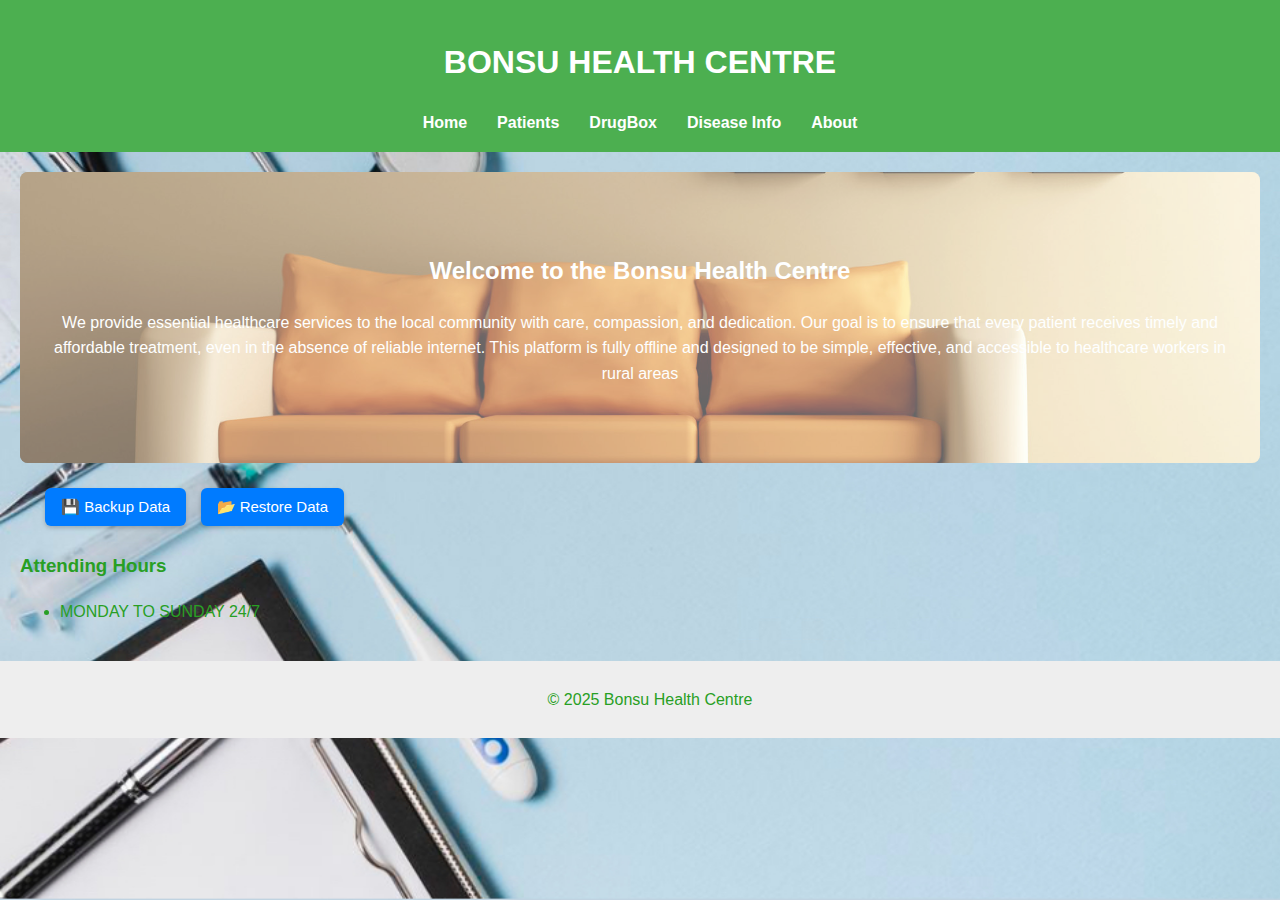
<file: index.html>
<!-- index.html -->
<!DOCTYPE html>
<html lang="en">
<head>
  <meta charset="UTF-8" />
  <meta name="viewport" content="width=device-width, initial-scale=1.0"/>
  <title>BONSU HEALTH CENTRE</title>
  <link rel="stylesheet" href="styles.css" />
</head>
<body>
  <header>
    <h1>BONSU HEALTH CENTRE</h1>
    <nav>
      <ul>
        <li><a href="index.html">Home</a></li>
        <li><a href="index2.html">Patients</a></li>
        <li><a href="index3.html">DrugBox</a></li>
        <li><a href="index4.html">Disease Info</a></li>
        <li><a href="index5.html">About</a></li>
      </ul>
    </nav>

  <style>
.backup-btn, .restore-btn {
    background-color: #007BFF; /* Blue color */
    color: white;
    border: none;
    padding: 10px 16px;
    margin: 5px;
    border-radius: 6px;
    font-size: 15px;
    cursor: pointer;
    display: inline-flex;
    align-items: center;
    gap: 8px;
    box-shadow: 0px 2px 4px rgba(0,0,0,0.2);
    transition: background-color 0.3s ease, transform 0.1s ease;
}
.backup-btn:hover, .restore-btn:hover {
    background-color: #0056b3;
}
.backup-btn:active, .restore-btn:active {
    transform: scale(0.98);
}
.backup-btn img, .restore-btn img {
    width: 18px;
    height: 18px;
}
</style>

  </header>

  <main>
    <section class="welcome">
      <h2>Welcome to the Bonsu Health Centre</h2>
      <p> We provide essential healthcare services to the local community with care, compassion, and dedication. Our goal is to ensure that every patient receives timely and affordable treatment, even in the absence of reliable internet. This platform is fully offline and designed to be simple, effective, and accessible to healthcare workers in rural areas</p>
    </section>


    <!-- Place these on your homepage -->
<div style="margin:20px;">
    <button id="backupBtn" class="backup-btn">💾 Backup Data</button>
    <input type="file" id="restoreFile" accept=".json" style="display:none;">
    <button id="restoreBtn" class="restore-btn">📂 Restore Data</button>
</div>

<script>
// ====== BACKUP FUNCTION ======
async function exportDatabase(dbName) {
    return new Promise((resolve, reject) => {
        const request = indexedDB.open(dbName);
        request.onerror = () => reject(request.error);
        request.onsuccess = () => {
            const db = request.result;
            const storeNames = Array.from(db.objectStoreNames);
            const transaction = db.transaction(storeNames, 'readonly');

            let data = {};
            let pendingStores = storeNames.length;

            storeNames.forEach(storeName => {
                const store = transaction.objectStore(storeName);
                const getAllRequest = store.getAll();

                getAllRequest.onsuccess = () => {
                    data[storeName] = getAllRequest.result;
                    pendingStores--;
                    if (pendingStores === 0) resolve(data);
                };
                getAllRequest.onerror = () => reject(getAllRequest.error);
            });
        };
    });
}

async function exportAllDatabases() {
    const databases = ['DrugDB', 'PatientDB']; // Your DB names
    let allData = {};

    for (let dbName of databases) {
        allData[dbName] = await exportDatabase(dbName);
    }

    return allData;
}

function downloadJSON(data, filename) {
    const jsonStr = JSON.stringify(data, null, 2);
    const blob = new Blob([jsonStr], { type: 'application/json' });
    const url = URL.createObjectURL(blob);

    const a = document.createElement('a');
    a.href = url;
    a.download = filename;
    a.click();

    URL.revokeObjectURL(url);
}

document.getElementById('backupBtn').addEventListener('click', async () => {
    try {
        const allData = await exportAllDatabases();
        const timestamp = new Date().toISOString().replace(/[:.]/g, '-');
        downloadJSON(allData, `backup-${timestamp}.json`);
        alert('Backup complete!');
    } catch (error) {
        console.error('Backup failed', error);
        alert('Backup failed. Check console for details.');
    }
});

// ====== RESTORE FUNCTION ======
function importDatabase(dbName, storeData) {
    return new Promise((resolve, reject) => {
        const request = indexedDB.open(dbName);
        request.onerror = () => reject(request.error);
        request.onsuccess = () => {
            const db = request.result;
            const transaction = db.transaction(Object.keys(storeData), 'readwrite');

            Object.keys(storeData).forEach(storeName => {
                const store = transaction.objectStore(storeName);
                storeData[storeName].forEach(record => {
                    store.put(record);
                });
            });

            transaction.oncomplete = () => resolve();
            transaction.onerror = () => reject(transaction.error);
        };
    });
}

async function importAllDatabases(allData) {
    for (let dbName of Object.keys(allData)) {
        await importDatabase(dbName, allData[dbName]);
    }
}

document.getElementById('restoreBtn').addEventListener('click', () => {
    document.getElementById('restoreFile').click();
});

document.getElementById('restoreFile').addEventListener('change', async (event) => {
    const file = event.target.files[0];
    if (!file) return;

    try {
        const text = await file.text();
        const jsonData = JSON.parse(text);
        await importAllDatabases(jsonData);
        alert('Restore complete!');
    } catch (error) {
        console.error('Restore failed', error);
        alert('Restore failed. Check console for details.');
    }
});
</script>


    <section class="hours">
      <h3>Attending Hours</h3>
      <ul>
        <li>MONDAY TO SUNDAY 24/7</li>
      </ul>
    </section>
  </main>

  <footer>
    <p>&copy; 2025 Bonsu Health Centre</p>
  </footer>
</body>
</html>
</file>
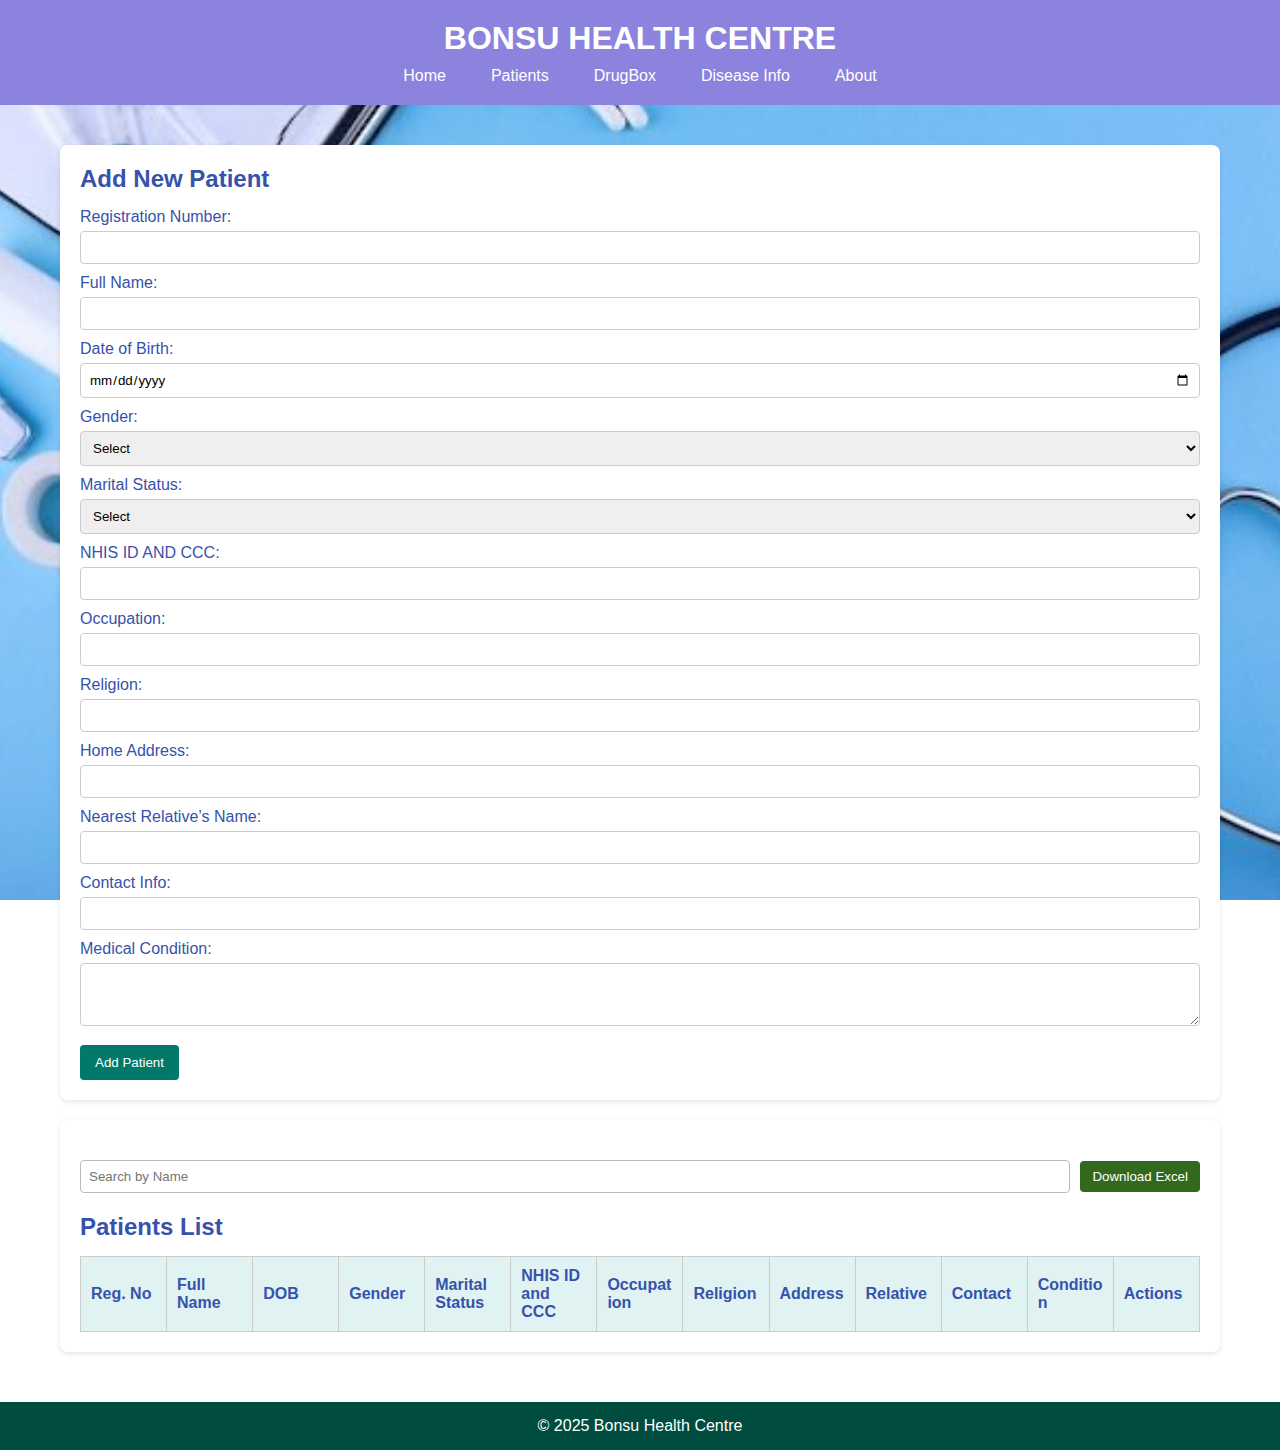
<file: index2.html>
<!DOCTYPE html>
<html lang="en">
<head>
  <meta charset="UTF-8" />
  <meta name="viewport" content="width=device-width, initial-scale=1.0" />
  <title>Patients Records - BONSU HEALTH CENTRE</title>
  <link rel="stylesheet" href="styles2.css" />
</head>
<body>
  <header>
    <h1>BONSU HEALTH CENTRE</h1>
    <nav>
      <ul>
        <li><a href="index.html">Home</a></li>
        <li><a href="index2.html">Patients</a></li>
        <li><a href="index3.html">DrugBox</a></li>
        <li><a href="index4.html">Disease Info</a></li>
        <li><a href="index5.html">About</a></li>
      </ul>
    </nav>
  </header>

  <main>
    <section class="patient-form">
      <h2>Add New Patient</h2>
      <form id="patientForm">
        <label for="regNumber">Registration Number:</label>
        <input type="text" id="regNumber" required>

        <label for="fullName">Full Name:</label>
        <input type="text" id="fullName" required>

        <label for="dob">Date of Birth:</label>
        <input type="date" id="dob" required>

        <label for="Gender"> Gender:</label>
        <select id="gender" required>
          <option value="">Select</option>
          <option value="male">Male</option>
           <option value="female">Female</option>
        </select>   

        <label for="maritalStatus">Marital Status:</label>
        <select id="maritalStatus" required>
          <option value="">Select</option>
          <option value="Single">Single</option>
          <option value="Married">Married</option>
          <option value="Divorced">Divorced</option>
          <option value="Widowed">Widowed</option>
        </select>

        <label for="nhisId">NHIS ID AND CCC:</label>
        <input type="text" id="nhisId" required>

        <label for="occupation">Occupation:</label>
        <input type="text" id="occupation" required>

        <label for="religion">Religion:</label>
        <input type="text" id="religion" required>

        <label for="address">Home Address:</label>
        <input type="text" id="address" required>

        <label for="relativeName">Nearest Relative’s Name:</label>
        <input type="text" id="relativeName" required>

        <label for="contact">Contact Info:</label>
        <input type="tel" id="contact" required>

        <label for="condition">Medical Condition:</label>
        <textarea id="condition" rows="3" required></textarea>

        <button type="submit">Add Patient</button>
      </form>
    </section>

    <section class="patient-records">
      <h2>Patients List</h2>
      <div id="searchContainer">
       
      </div>
      <table id="patientTable">
        <thead>
          <tr>
            <th>Reg. No</th>
            <th>Full Name</th>
            <th>DOB</th>
            <th>Gender</th>
            <th>Marital Status</th>
            <th>NHIS ID and CCC</th>
            <th>Occupation</th>
            <th>Religion</th>
            <th>Address</th>
            <th>Relative</th>
            <th>Contact</th>
            <th>Condition</th>
            <th>Actions</th>
          </tr>
        </thead>
        <tbody>
          <!-- Dynamic Content -->
        </tbody>
      </table>
    </section>
  </main>

  <footer>
    <p>&copy; 2025 Bonsu Health Centre</p>
  </footer>

  <script src="script2.js"></script>
</body>
</html>
</file>
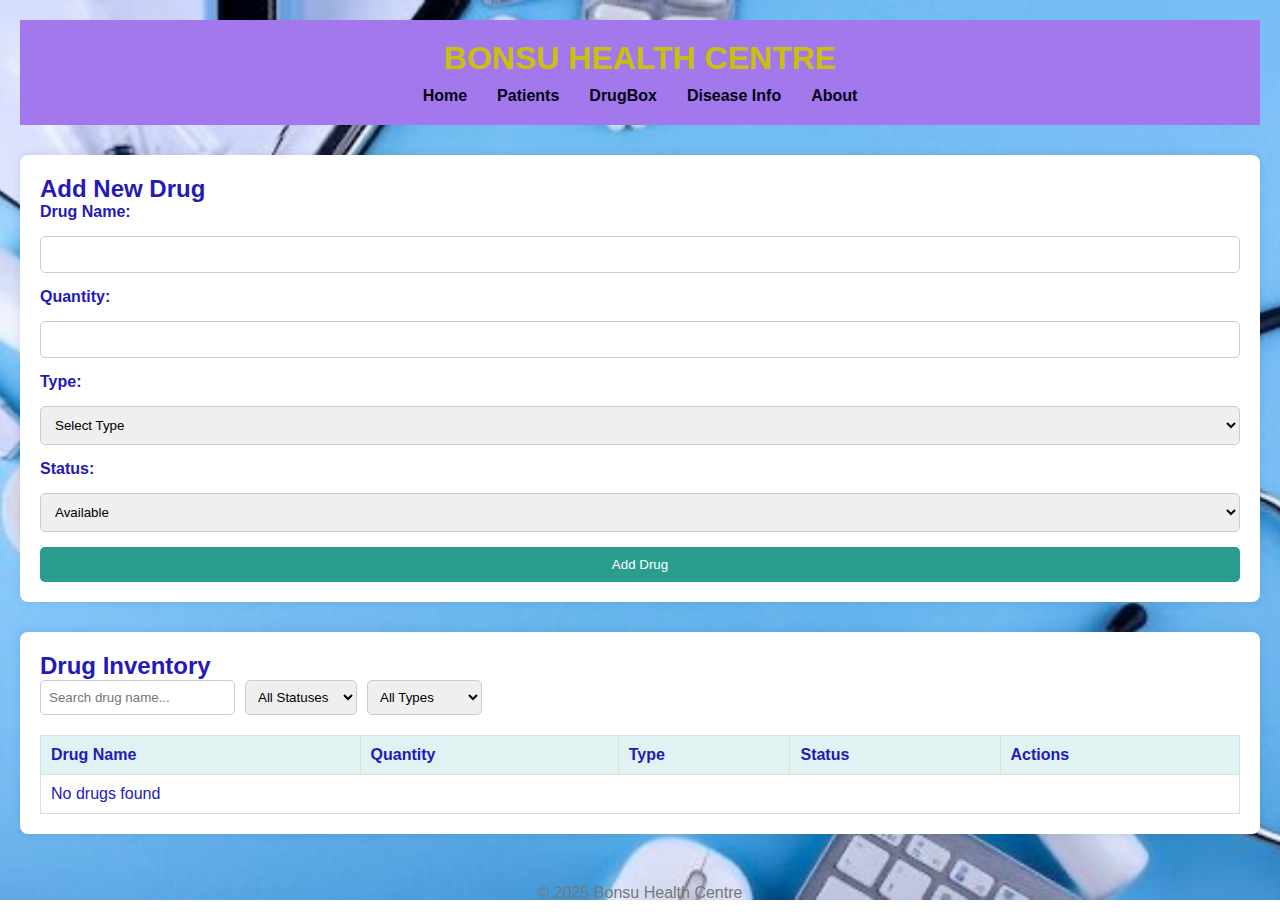
<file: index3.html>
<!DOCTYPE html>
<html lang="en">
<head>
  <meta charset="UTF-8" />
  <meta name="viewport" content="width=device-width, initial-scale=1.0"/>
  <title>DrugBox - BONSU HEALTH CENTRE</title>
  <link rel="stylesheet" href="styles3.css" />
</head>
<body>
  <header>
    <h1>BONSU HEALTH CENTRE</h1>
    <nav>
      <ul>
        <li><a href="index.html">Home</a></li>
        <li><a href="index2.html">Patients</a></li>
        <li><a href="index2.html">DrugBox</a></li>
        <li><a href="index4.html">Disease Info</a></li>
        <li><a href="index5.html">About</a></li>
      </ul>
    </nav>
  </header>

  <main>
    <section class="drug-form">
      <h2>Add New Drug</h2>
      <form id="drugForm">
        <label for="drugName">Drug Name:</label>
        <input type="text" id="drugName" required />

        <label for="quantity">Quantity:</label>
        <input type="number" id="quantity" required />

        <label for="type">Type:</label>
        <select id="type" required>
          <option value="">Select Type</option>
          <option value="Tablet">Tablet</option>
          <option value="Syrup">Syrup</option>
          <option value="Capsule">Capsule</option>
          <option value="Injection">Injection</option>
          <option value="Ointment">Ointment</option>
          <option value="ENY drops">ENY drops</option>
          <option value="Suspensions">Suspensions</option>
          <option value="Suppository">Suppository</option>
          <option value="Pessaries">Pessaries</option>
        </select>

        <label for="status">Status:</label>
        <select id="status" required>
          <option value="Available">Available</option>
          <option value="Out of Stock">Out of Stock</option>
        </select>

        <button type="submit">Add Drug</button>
      </form>
    </section>

    <section class="drug-controls">
      <h2>Drug Inventory</h2>

      <div class="filters">
        <input type="text" id="drugSearch" placeholder="Search drug name..." />

        <select id="filterStatus">
          <option value="">All Statuses</option>
          <option value="Available">Available</option>
          <option value="Out of Stock">Out of Stock</option>
        </select>

        <select id="filterType">
          <option value="">All Types</option>
          <option value="Tablet">Tablet</option>
          <option value="Syrup">Syrup</option>
          <option value="Capsule">Capsule</option>
          <option value="Injection">Injection</option>
          <option value="Ointment">Ointment</option>
          <option value="ENY drops">ENY drops</option>
          <option value="Suspensions">Suspensions</option>
          <option value="Suppository">Suppository</option>
          <option value="Pessaries">Pessaries</option>
        </select>
      </div>

      <table id="drugTable">
        <thead>
          <tr>
            <th>Drug Name</th>
            <th>Quantity</th>
            <th>Type</th>
            <th>Status</th>
            <th>Actions</th>
          </tr>
        </thead>
        <tbody>
          <!-- JS injects rows here -->
        </tbody>
      </table>
    </section>
  </main>

  <footer>
    <p>&copy; 2025 Bonsu Health Centre</p>
  </footer>

  <script src="script3.js"></script>
</body>
</html>
</file>
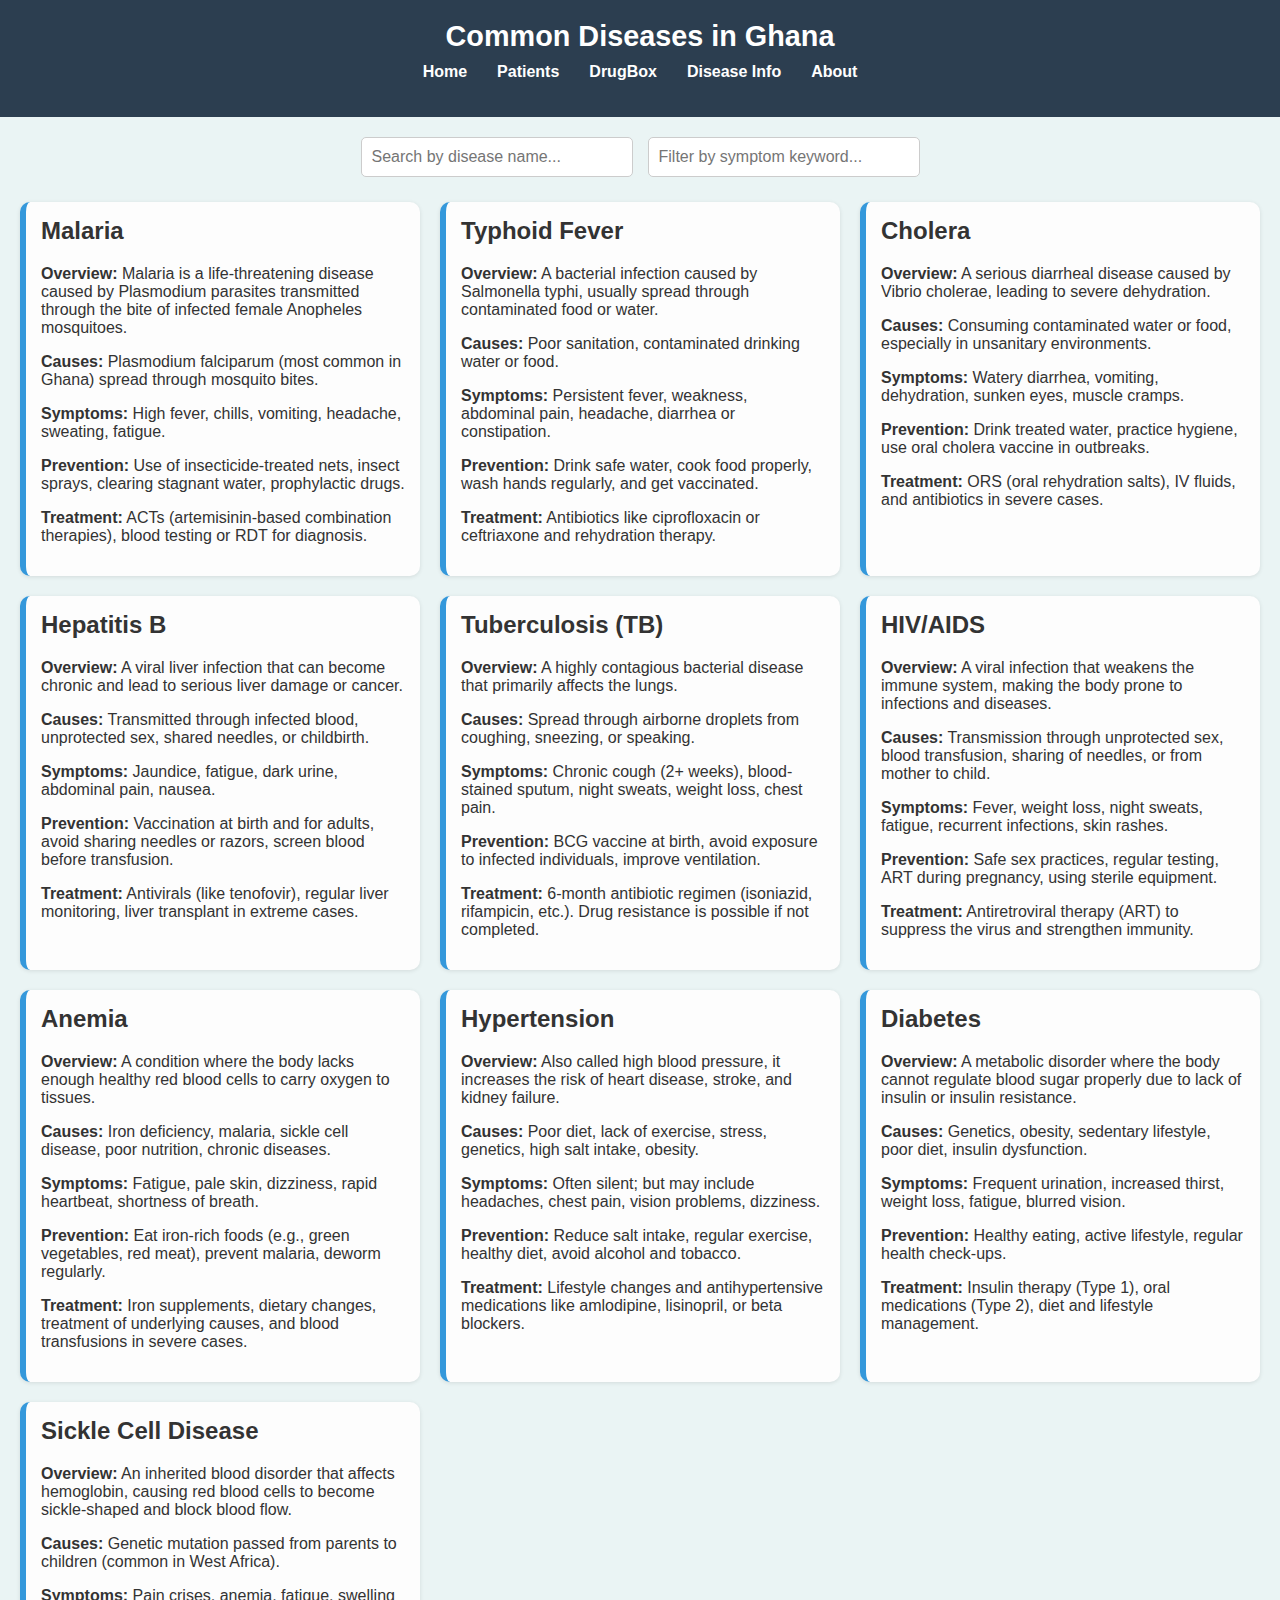
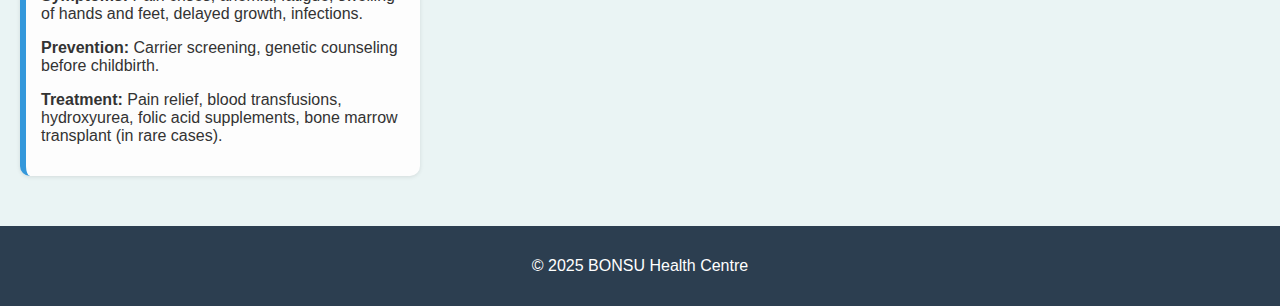
<file: index4.html>
<!DOCTYPE html>
<html lang="en">
<head>
  <meta charset="UTF-8" />
  <meta name="viewport" content="width=device-width, initial-scale=1.0"/>
  <title>Disease Info - BONSU HEALTH CENTRE</title>
  <link rel="stylesheet" href="styles4.css" />
</head>
<body>
  <header>
    <h1>Common Diseases in Ghana</h1>
    <nav>
      <ul>
        <li><a href="index.html">Home</a></li>
        <li><a href="index2.html">Patients</a></li>
        <li><a href="index3.html">DrugBox</a></li>
        <li><a href="index4.html">Disease Info</a></li>
        <li><a href="index5.html">About</a></li>
      </ul>
    </nav>
  </header>

  <main>
  <section class="disease-controls">
    <input type="text" id="searchInput" placeholder="Search by disease name..." />
    <input type="text" id="symptomFilter" placeholder="Filter by symptom keyword..." />
  </section>

  <section id="diseaseContainer">
    <!-- Disease cards will be inserted here -->
  </section>
</main>


  <footer>
    <p>&copy; 2025 BONSU Health Centre</p>
  </footer>

  <script src="script4.js"></script>
</body>
</html>
</file>
<file: styles.css>
/* style.css */
body {
  font-family: Arial, sans-serif;
  line-height: 1.6;
  margin: 0;
  padding: 0;
   background-image: url('image.PNG');
  background-size: cover;
  background-position: center;
  background-repeat: no-repeat;
  background-attachment: fixed;
  color: #289f24;
}

header {
  background-color: #4CAF50;
  color: white;
  padding: 1em 0;
  text-align: center;
}

nav ul {
  list-style: none;
  padding: 0;
  margin: 1em 0 0;
  display: flex;
  justify-content: center;
  flex-wrap: wrap;
}

nav ul li {
  margin: 0 15px;
}

nav ul li a {
  color: white;
  text-decoration: none;
  font-weight: bold;
}

main {
  padding: 20px;
}

.welcome {
  background-image: url('40.jpg');
  background-size: cover;
  background-position: center;
  padding: 60px 20px;
  color: rgb(255, 255, 255);
  text-align: center;
  border-radius: 8px;
  margin-bottom: 20px;
  position: relative;
  overflow: hidden;
}

.welcome::before {
  content: "";
  position: absolute;
  top: 0; left: 0; right: 0; bottom: 0;
  background-color: rgba(253, 255, 255, 0.4); /* dark overlay behind text */
  z-index: 0;
}

.welcome-content {
  position: relative;
  z-index: 1;
  max-width: 800px;
  margin: auto;
  padding: 0 20px;
}


footer {
  text-align: center;
  padding: 10px;
  background-color: #eee;
  position: relative;
  bottom: 0;
  width: 100%;
}
</file>
<file: styles2.css>
* {
  box-sizing: border-box;
  margin: 0;
  padding: 0;
  font-family: 'Segoe UI', Tahoma, Geneva, Verdana, sans-serif;
}

body {
  font-family: 'Segoe UI', Tahoma, Geneva, Verdana, sans-serif;
  margin: 0;
  padding: 0;
  background-image: url('image.JPG');
  background-size: cover;
  background-position: center;
  background-attachment: fixed;
  background-repeat: no-repeat;
  color: #3652ac;
}

header {
  background-color: #8c83de;
  color: #fff;
  padding: 20px;
  text-align: center;
}

header h1 {
  margin-bottom: 10px;
}

nav ul {
  list-style: none;
  display: flex;
  justify-content: center;
  flex-wrap: wrap;
  gap: 15px;
}

nav ul li a {
  color: white;
  text-decoration: none;
  padding: 8px 15px;
  border-radius: 5px;
  background-color: #8c83de;
  transition: background-color 0.3s;
}

nav ul li a:hover,
nav ul li a.active {
  background-color: #00332d;
}

main {
  max-width: 1200px;
  margin: auto;
  padding: 20px;
}

.patient-form, .patient-records {
  background: white;
  padding: 20px;
  margin-top: 20px;
  border-radius: 8px;
  box-shadow: 0 2px 5px rgba(0, 0, 0, 0.1);
}

.patient-form h2, .patient-records h2 {
  margin-bottom: 15px;
}

form label {
  display: block;
  margin-top: 10px;
}

form input,
form select,
form textarea {
  width: 100%;
  padding: 8px;
  margin-top: 5px;
  border-radius: 4px;
  border: 1px solid #ccc;
}

form button {
  margin-top: 15px;
  background-color: #00796b;
  color: white;
  padding: 10px 15px;
  border: none;
  border-radius: 4px;
  cursor: pointer;
}

form button:hover {
  background-color: #004d40;
}

.control-panel {
  display: flex;
  justify-content: space-between;
  align-items: center;
  flex-wrap: wrap;
  margin-bottom: 10px;
  gap: 10px;
}

.control-panel input[type="text"] {
  flex: 1;
  padding: 8px;
  border-radius: 4px;
  border: 1px solid #bbb;
}

.control-panel button {
  background-color: #33691e;
  color: white;
  border: none;
  padding: 8px 12px;
  border-radius: 4px;
  cursor: pointer;
}

.control-panel button:hover {
  background-color: #1b5e20;
}

table {
  width: 100%;
  border-collapse: collapse;
}

table th,
table td {
  padding: 10px;
  border: 1px solid #ccc;
  text-align: left;
}

table th {
  background-color: #e0f2f1;
}

table tr:nth-child(even) {
  background-color: #f9f9f9;
}

table td button {
  margin-right: 5px;
  padding: 5px 10px;
  border: none;
  border-radius: 3px;
  cursor: pointer;
}

table td button:first-child {
  background-color: #0288d1;
  color: white;
}

table td button:last-child {
  background-color: #d32f2f;
  color: white;
}

footer {
  background-color: #004d40;
  color: white;
  text-align: center;
  padding: 15px;
  margin-top: 30px;
}

table {
  table-layout: fixed;
  width: 100%;
}

td, th {
  word-wrap: break-word;
  word-break: break-word;
  white-space: normal;
  overflow-wrap: break-word;
  max-width: 200px; /* adjust width as needed */
}

td:last-child {
  max-width: 250px;
  overflow: auto;
}
</file>
<file: styles4.css>
/* --- Global Styles --- */
body {
  margin: 0;
  font-family: Arial, sans-serif;
  background: #eaf4f4;
  color: #333;
}

/* --- Header/Nav Bar --- */
header {
  background-color: #2c3e50;
  color: #fff;
  padding: 20px;
  text-align: center;
}

header h1 {
  margin: 0;
  font-size: 1.8em;
}

nav ul {
  list-style: none;
  padding: 0;
  margin-top: 10px;
  display: flex;
  justify-content: center;
  flex-wrap: wrap;
}

nav ul li {
  margin: 0 15px;
}

nav ul li a {
  color: white;
  text-decoration: none;
  font-weight: bold;
}

nav ul li a:hover {
  text-decoration: underline;
}

/* --- Main Content --- */
main {
  padding: 20px;
}

/* --- Disease Search/Filter Section --- */
.disease-controls {
  margin-bottom: 25px;
  display: flex;
  gap: 15px;
  flex-wrap: wrap;
  justify-content: center;
}

.disease-controls input {
  padding: 10px;
  font-size: 1rem;
  width: 250px;
  border: 1px solid #ccc;
  border-radius: 5px;
}

/* --- Disease Cards --- */
#diseaseContainer {
  display: grid;
  grid-template-columns: repeat(auto-fit, minmax(300px, 1fr));
  gap: 20px;
}

.disease-card {
  background-color: #fdfdfd;
  border-left: 6px solid #3498db;
  padding: 15px;
  border-radius: 10px;
  box-shadow: 0 1px 4px rgba(0, 0, 0, 0.1);
}

.disease-card h2 {
  margin-top: 0;
}

.disease-card img {
  width: 100%;
  height: 180px;
  object-fit: cover;
  border-radius: 8px;
  margin: 10px 0;
}

/* --- Footer --- */
footer {
  background-color: #2c3e50;
  color: #fff;
  text-align: center;
  padding: 15px 0;
  margin-top: 30px;
}
</file>
<file: styles3.css>
/* Basic Reset */
* {
  margin: 0;
  padding: 0;
  box-sizing: border-box;
}

body {
  font-family: Arial, sans-serif;
   background: url('image.JPG') no-repeat center center fixed;
  background-size: cover;
  padding: 20px;
  color: #c68181;
  padding: 20px;
  color: #241ab7;
}

header {
  background-color: #a378ed;
  color: rgb(202, 192, 11);
  padding: 20px;
  text-align: center;
}

nav ul {
  display: flex;
  justify-content: center;
  list-style-type: none;
  margin-top: 10px;
}

nav ul li {
  margin: 0 15px;
}

nav ul li a {
  color: rgb(1, 1, 20);
  text-decoration: none;
  font-weight: bold;
}

nav ul li a:hover {
  text-decoration: underline;
}

main {
  margin-top: 30px;
}

section {
  background-color: white;
  padding: 20px;
  margin-bottom: 30px;
  border-radius: 8px;
  box-shadow: 0 0 10px rgba(0, 0, 0, 0.1);
}

.drug-form form {
  display: flex;
  flex-direction: column;
  gap: 15px;
}

.drug-form label {
  font-weight: bold;
}

.drug-form input,
.drug-form select {
  padding: 10px;
  border: 1px solid #ccc;
  border-radius: 5px;
}

.drug-form button {
  padding: 10px;
  background-color: #2a9d8f;
  color: white;
  border: none;
  border-radius: 5px;
  cursor: pointer;
}

.drug-form button:hover {
  background-color: #21867a;
}

.filters {
  display: flex;
  flex-wrap: wrap;
  gap: 10px;
  margin-bottom: 20px;
}

.filters input,
.filters select {
  padding: 8px;
  border: 1px solid #ccc;
  border-radius: 5px;
}

#drugTable {
  width: 100%;
  border-collapse: collapse;
}

#drugTable th,
#drugTable td {
  border: 1px solid #ddd;
  padding: 10px;
  text-align: left;
}

#drugTable th {
  background-color: #e0f2f1;
}

#drugTable tr:nth-child(even) {
  background-color: #f9f9f9;
}

#drugTable button {
  padding: 5px 10px;
  background-color: #e76f51;
  color: white;
  border: none;
  border-radius: 5px;
  cursor: pointer;
}

#drugTable button:hover {
  background-color: #d1563c;
}

footer {
  text-align: center;
  margin-top: 50px;
  color: #777;
}
</file>
